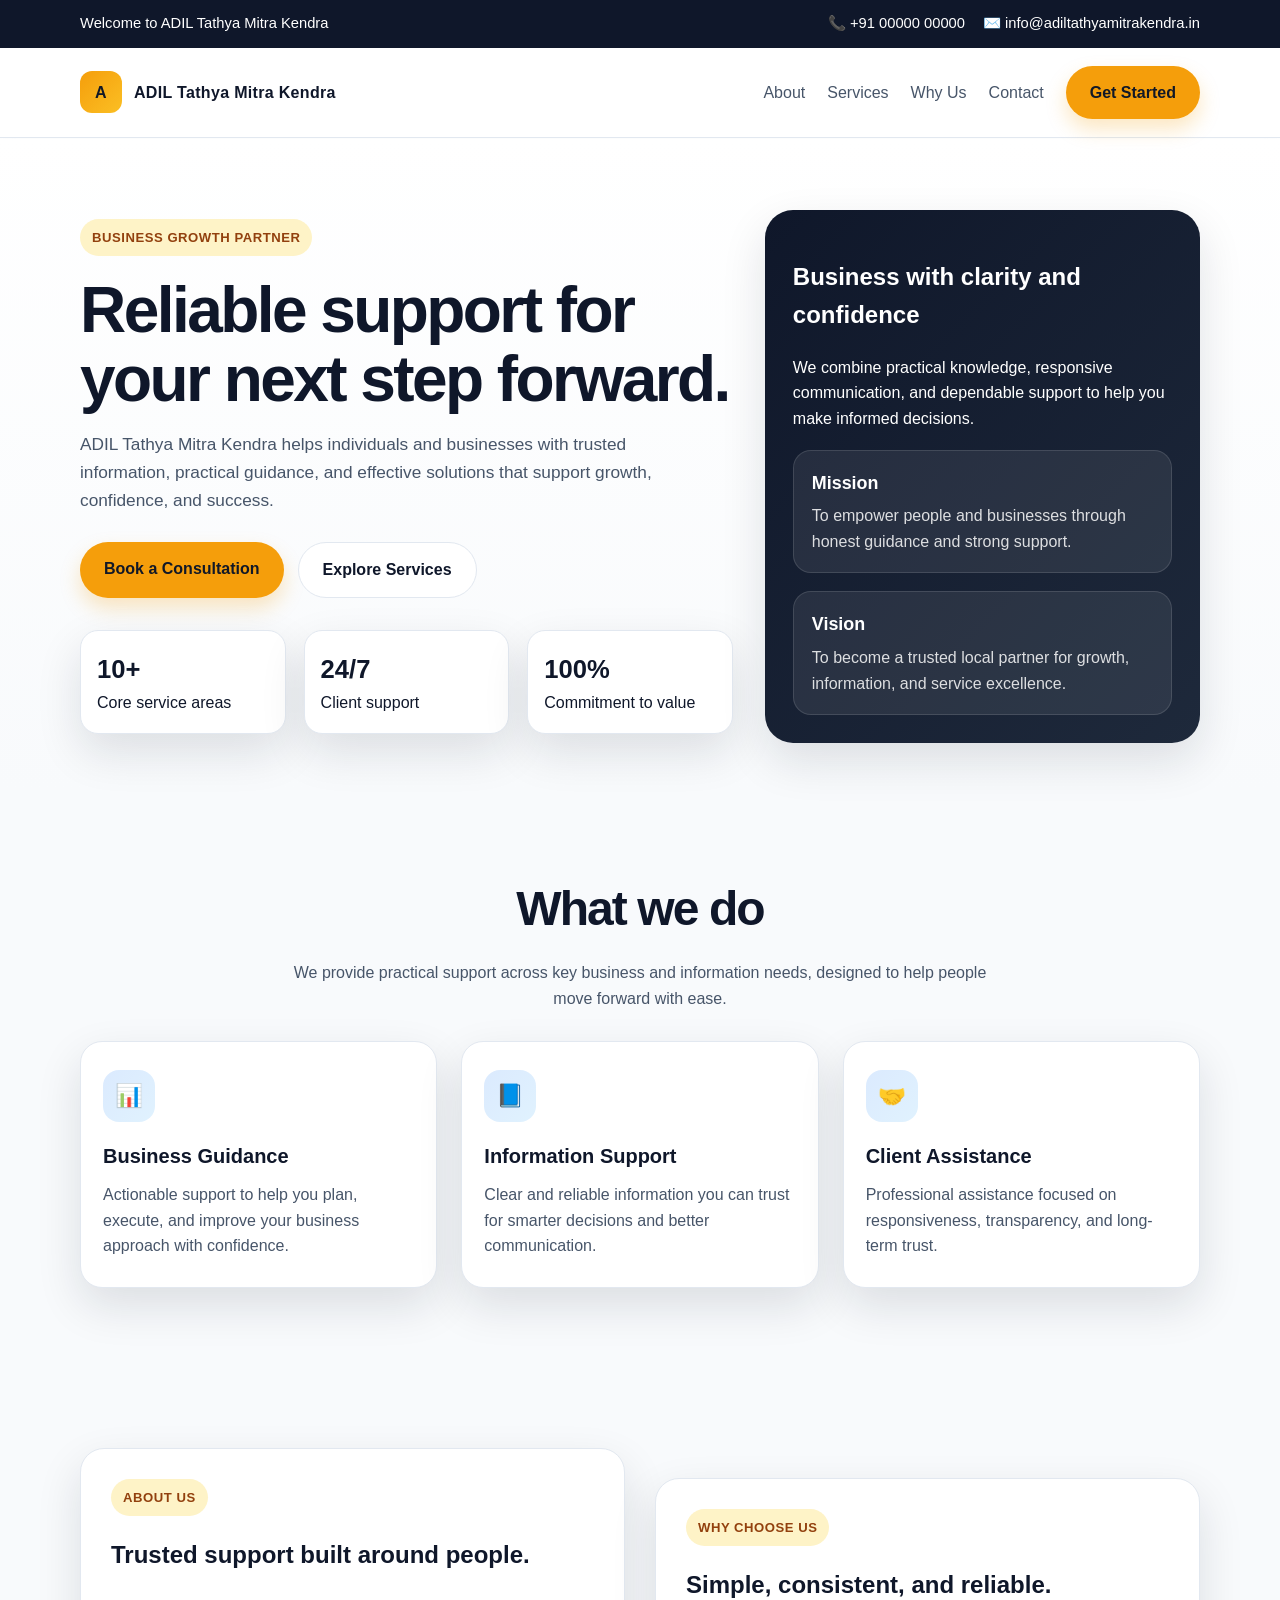
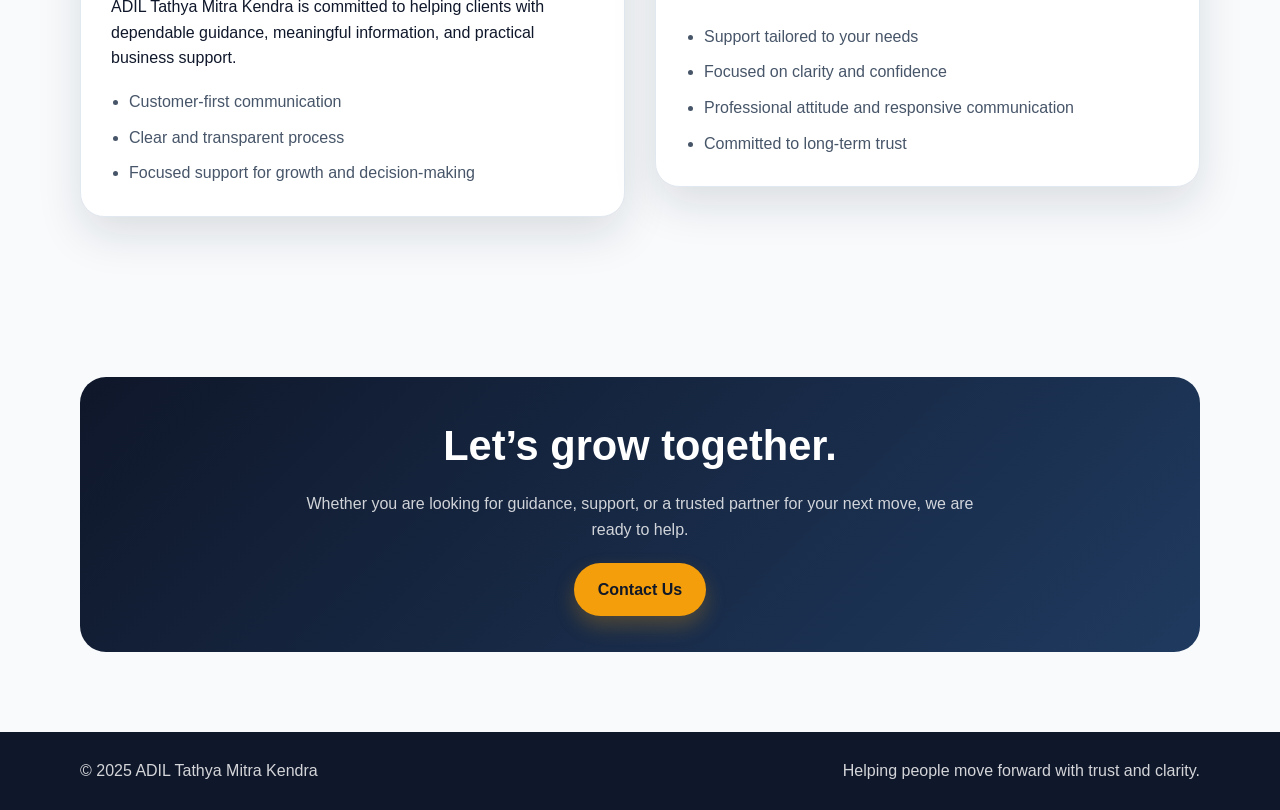
<file: index.html>
<!DOCTYPE html>
<html lang="en">
  <head>
    <meta charset="UTF-8" />
    <meta name="viewport" content="width=device-width, initial-scale=1.0" />
    <title>ADIL Tathya Mitra Kendra</title>
    <meta
      name="description"
      content="ADIL Tathya Mitra Kendra offers trusted information, business guidance, and services for growth and success."
    />
    <style>
      :root {
        --primary: #0f172a;
        --primary-soft: #1e293b;
        --accent: #f59e0b;
        --accent-soft: #fef3c7;
        --bg: #f8fafc;
        --card: #ffffff;
        --text: #0f172a;
        --muted: #475569;
        --border: #e2e8f0;
        --shadow: 0 18px 45px rgba(15, 23, 42, 0.12);
      }

      * { box-sizing: border-box; }

      html { scroll-behavior: smooth; }

      body {
        margin: 0;
        font-family: Arial, Helvetica, sans-serif;
        background: var(--bg);
        color: var(--text);
        line-height: 1.6;
      }

      a {
        color: inherit;
        text-decoration: none;
      }

      img {
        max-width: 100%;
        display: block;
      }

      .container {
        width: min(1120px, calc(100% - 32px));
        margin: 0 auto;
      }

      .topbar {
        background: var(--primary);
        color: #fff;
        padding: 12px 0;
        font-size: 0.92rem;
      }

      .topbar-inner {
        display: flex;
        justify-content: space-between;
        align-items: center;
        gap: 16px;
        flex-wrap: wrap;
      }

      .topbar .contact {
        display: flex;
        gap: 18px;
        flex-wrap: wrap;
      }

      .header {
        background: rgba(255,255,255,0.9);
        backdrop-filter: blur(8px);
        position: sticky;
        top: 0;
        z-index: 20;
        border-bottom: 1px solid var(--border);
      }

      .header-inner {
        display: flex;
        align-items: center;
        justify-content: space-between;
        gap: 20px;
        padding: 18px 0;
      }

      .brand {
        display: flex;
        align-items: center;
        gap: 12px;
        font-weight: 700;
        letter-spacing: 0.02em;
      }

      .brand-mark {
        width: 42px;
        height: 42px;
        border-radius: 12px;
        background: linear-gradient(135deg, var(--accent), #fbbf24);
        display: grid;
        place-items: center;
        color: #111827;
        font-weight: 800;
      }

      .nav {
        display: flex;
        align-items: center;
        gap: 22px;
        flex-wrap: wrap;
        color: var(--muted);
      }

      .nav a:hover { color: var(--primary); }

      .btn {
        display: inline-block;
        border: 0;
        border-radius: 999px;
        padding: 14px 24px;
        font-weight: 700;
        cursor: pointer;
        transition: transform 0.2s ease, box-shadow 0.2s ease;
      }

      .btn:hover { transform: translateY(-1px); }

      .btn-primary {
        background: var(--accent);
        color: #111827;
        box-shadow: 0 10px 20px rgba(245, 158, 11, 0.25);
      }

      .btn-secondary {
        background: #fff;
        border: 1px solid var(--border);
        color: var(--text);
      }

      .hero {
        padding: 72px 0 48px;
        background: linear-gradient(180deg, #ffffff 0%, #f8fafc 100%);
      }

      .hero-grid {
        display: grid;
        grid-template-columns: 1.2fr 0.8fr;
        gap: 32px;
        align-items: center;
      }

      .eyebrow {
        display: inline-flex;
        align-items: center;
        background: var(--accent-soft);
        color: #92400e;
        border-radius: 999px;
        padding: 8px 12px;
        font-size: 0.82rem;
        font-weight: 700;
        letter-spacing: 0.04em;
        text-transform: uppercase;
      }

      h1 {
        margin: 20px 0 16px;
        font-size: clamp(2.3rem, 5vw, 4.1rem);
        line-height: 1.08;
        letter-spacing: -0.04em;
      }

      .lead {
        max-width: 600px;
        color: var(--muted);
        font-size: 1.08rem;
      }

      .hero-actions {
        display: flex;
        gap: 14px;
        flex-wrap: wrap;
        margin-top: 28px;
      }

      .stats {
        display: grid;
        grid-template-columns: repeat(3, minmax(110px, 1fr));
        gap: 18px;
        margin-top: 32px;
      }

      .stat {
        background: white;
        border: 1px solid var(--border);
        box-shadow: var(--shadow);
        border-radius: 18px;
        padding: 18px 16px;
      }

      .stat strong {
        display: block;
        font-size: 1.6rem;
        color: var(--primary);
      }

      .hero-card {
        background: linear-gradient(135deg, var(--primary), var(--primary-soft));
        color: white;
        border-radius: 28px;
        padding: 28px;
        box-shadow: var(--shadow);
      }

      .mini-panel {
        background: rgba(255,255,255,0.08);
        border: 1px solid rgba(255,255,255,0.12);
        border-radius: 18px;
        padding: 18px;
        margin-top: 18px;
      }

      .mini-panel h3 {
        margin: 0 0 6px;
        font-size: 1.12rem;
      }

      .mini-panel p {
        margin: 0;
        color: rgba(255,255,255,0.84);
      }

      .section {
        padding: 80px 0;
      }

      .section-head {
        text-align: center;
        margin-bottom: 30px;
      }

      .section-head h2 {
        margin: 0 0 12px;
        font-size: clamp(2rem, 4vw, 3rem);
        letter-spacing: -0.04em;
      }

      .section-head p {
        max-width: 700px;
        margin: 0 auto;
        color: var(--muted);
      }

      .services-grid,
      .features-grid {
        display: grid;
        grid-template-columns: repeat(3, minmax(0, 1fr));
        gap: 24px;
      }

      .card {
        background: var(--card);
        border: 1px solid var(--border);
        border-radius: 22px;
        padding: 28px 22px;
        box-shadow: var(--shadow);
      }

      .icon {
        width: 52px;
        height: 52px;
        border-radius: 16px;
        background: linear-gradient(135deg, #dbeafe, #e0f2fe);
        color: var(--primary);
        display: grid;
        place-items: center;
        font-size: 1.4rem;
        margin-bottom: 18px;
      }

      .card h3 {
        margin: 0 0 10px;
        font-size: 1.25rem;
      }

      .card p {
        margin: 0;
        color: var(--muted);
      }

      .about-wrap {
        display: grid;
        grid-template-columns: 1fr 1fr;
        gap: 30px;
        align-items: center;
      }

      .about-box {
        background: #fff;
        border: 1px solid var(--border);
        border-radius: 24px;
        padding: 30px;
        box-shadow: var(--shadow);
      }

      .about-box ul {
        margin: 18px 0 0 0;
        padding-left: 18px;
        color: var(--muted);
      }

      .about-box li + li { margin-top: 10px; }

      .cta {
        background: linear-gradient(135deg, var(--primary), #1f3a5f);
        color: #fff;
        border-radius: 26px;
        padding: 36px 28px;
        text-align: center;
      }

      .cta h2 {
        margin: 0 0 12px;
        font-size: clamp(1.8rem, 4vw, 2.6rem);
      }

      .cta p {
        max-width: 700px;
        margin: 0 auto 20px;
        color: rgba(255,255,255,0.8);
      }

      .footer {
        background: #0f172a;
        color: rgba(255,255,255,0.82);
        padding: 26px 0;
      }

      .footer-inner {
        display: flex;
        justify-content: space-between;
        gap: 16px;
        flex-wrap: wrap;
      }

      @media (max-width: 900px) {
        .hero-grid,
        .about-wrap,
        .services-grid,
        .features-grid {
          grid-template-columns: 1fr;
        }
      }

      @media (max-width: 600px) {
        .header-inner {
          flex-direction: column;
          align-items: flex-start;
        }

        .nav {
          gap: 10px 14px;
          font-size: 0.95rem;
        }

        .stats {
          grid-template-columns: 1fr;
        }
      }
    </style>
  </head>
  <body>
    <div class="topbar">
      <div class="container topbar-inner">
        <div>Welcome to ADIL Tathya Mitra Kendra</div>
        <div class="contact">
          <span>📞 +91 00000 00000</span>
          <span>✉️ info@adiltathyamitrakendra.in</span>
        </div>
      </div>
    </div>

    <header class="header">
      <div class="container header-inner">
        <div class="brand">
          <div class="brand-mark">A</div>
          <span>ADIL Tathya Mitra Kendra</span>
        </div>

        <nav class="nav" aria-label="Main navigation">
          <a href="#about">About</a>
          <a href="#services">Services</a>
          <a href="#why-us">Why Us</a>
          <a href="#contact">Contact</a>
          <a class="btn btn-primary" href="#contact">Get Started</a>
        </nav>
      </div>
    </header>

    <main>
      <section class="hero">
        <div class="container hero-grid">
          <div>
            <div class="eyebrow">Business growth partner</div>
            <h1>Reliable support for your next step forward.</h1>
            <p class="lead">
              ADIL Tathya Mitra Kendra helps individuals and businesses with trusted information,
              practical guidance, and effective solutions that support growth, confidence, and success.
            </p>

            <div class="hero-actions">
              <a class="btn btn-primary" href="#contact">Book a Consultation</a>
              <a class="btn btn-secondary" href="#services">Explore Services</a>
            </div>

            <div class="stats" aria-label="Business highlights">
              <div class="stat">
                <strong>10+</strong>
                Core service areas
              </div>
              <div class="stat">
                <strong>24/7</strong>
                Client support
              </div>
              <div class="stat">
                <strong>100%</strong>
                Commitment to value
              </div>
            </div>
          </div>

          <div class="hero-card" aria-label="Business summary">
            <h2>Business with clarity and confidence</h2>
            <p>
              We combine practical knowledge, responsive communication, and dependable support to help you make informed decisions.
            </p>

            <div class="mini-panel">
              <h3>Mission</h3>
              <p>To empower people and businesses through honest guidance and strong support.</p>
            </div>

            <div class="mini-panel">
              <h3>Vision</h3>
              <p>To become a trusted local partner for growth, information, and service excellence.</p>
            </div>
          </div>
        </div>
      </section>

      <section class="section" id="services">
        <div class="container">
          <div class="section-head">
            <h2>What we do</h2>
            <p>
              We provide practical support across key business and information needs, designed to help people move forward with ease.
            </p>
          </div>

          <div class="services-grid">
            <article class="card">
              <div class="icon">📊</div>
              <h3>Business Guidance</h3>
              <p>Actionable support to help you plan, execute, and improve your business approach with confidence.</p>
            </article>

            <article class="card">
              <div class="icon">📘</div>
              <h3>Information Support</h3>
              <p>Clear and reliable information you can trust for smarter decisions and better communication.</p>
            </article>

            <article class="card">
              <div class="icon">🤝</div>
              <h3>Client Assistance</h3>
              <p>Professional assistance focused on responsiveness, transparency, and long-term trust.</p>
            </article>
          </div>
        </div>
      </section>

      <section class="section" id="about">
        <div class="container about-wrap">
          <div class="about-box">
            <div class="eyebrow">About us</div>
            <h2>Trusted support built around people.</h2>
            <p>
              ADIL Tathya Mitra Kendra is committed to helping clients with dependable guidance, meaningful information, and practical business support.
            </p>
            <ul>
              <li>Customer-first communication</li>
              <li>Clear and transparent process</li>
              <li>Focused support for growth and decision-making</li>
            </ul>
          </div>

          <div class="about-box" id="why-us">
            <div class="eyebrow">Why choose us</div>
            <h2>Simple, consistent, and reliable.</h2>
            <ul>
              <li>Support tailored to your needs</li>
              <li>Focused on clarity and confidence</li>
              <li>Professional attitude and responsive communication</li>
              <li>Committed to long-term trust</li>
            </ul>
          </div>
        </div>
      </section>

      <section class="section" id="contact">
        <div class="container">
          <div class="cta">
            <h2>Let’s grow together.</h2>
            <p>
              Whether you are looking for guidance, support, or a trusted partner for your next move, we are ready to help.
            </p>
            <a class="btn btn-primary" href="mailto:info@adiltathyamitrakendra.in">Contact Us</a>
          </div>
        </div>
      </section>
    </main>

    <footer class="footer">
      <div class="container footer-inner">
        <div>© 2025 ADIL Tathya Mitra Kendra</div>
        <div>Helping people move forward with trust and clarity.</div>
      </div>
    </footer>
  </body>
</html>
</file>
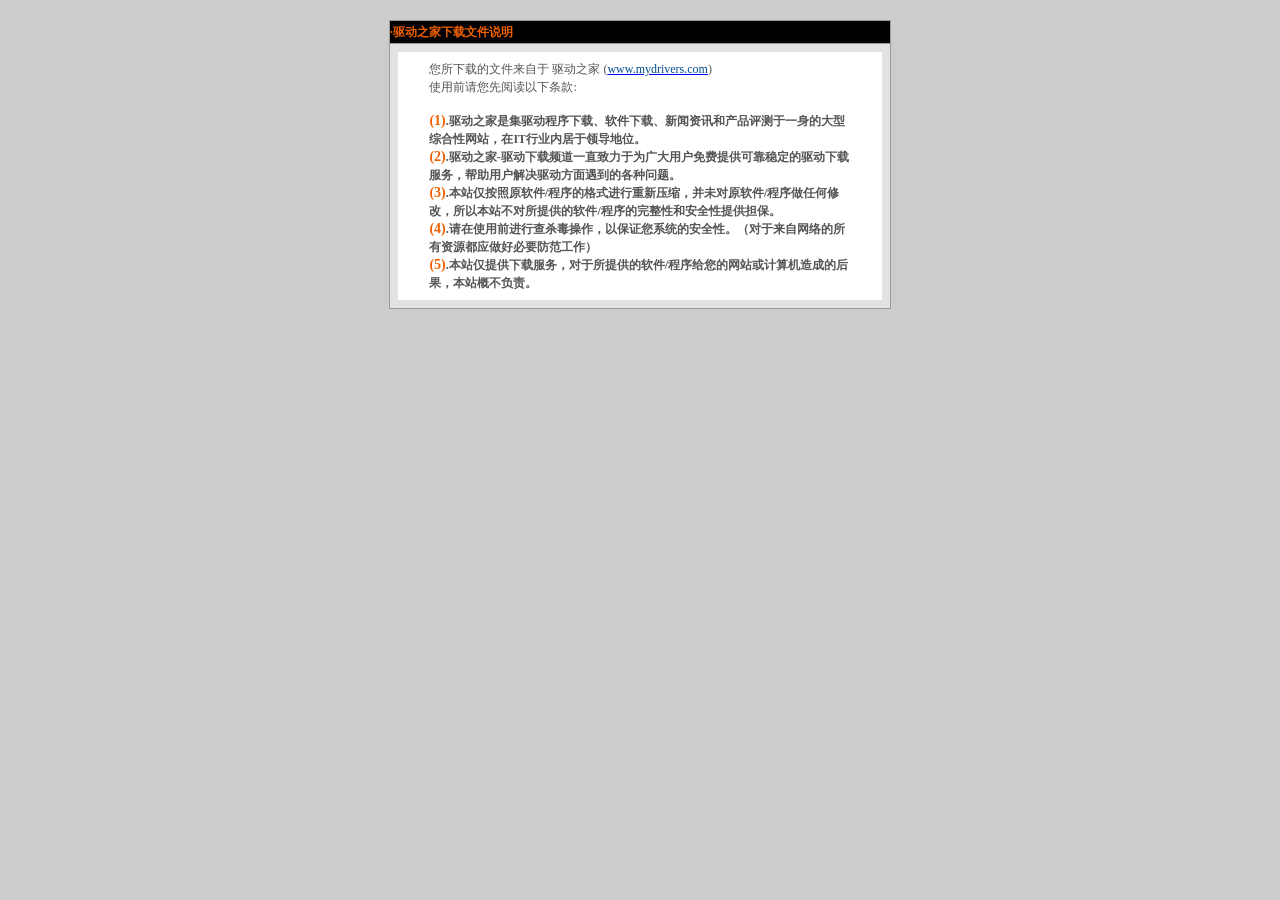
<file: --++-¦+˜.htm>
<html xmlns:v="urn:schemas-microsoft-com:vml"
xmlns:o="urn:schemas-microsoft-com:office:office"
xmlns:w="urn:schemas-microsoft-com:office:word"
xmlns="http://www.w3.org/TR/REC-html40">

<head>
<meta http-equiv=Content-Type content="text/html; charset=gb2312">
<meta name=ProgId content=Word.Document>
<meta name=Generator content="Microsoft Word 11">
<meta name=Originator content="Microsoft Word 11">
<link rel=File-List href="����˵��.files/filelist.xml">
<title>����֮��</title>
<!--[if gte mso 9]><xml>
 <o:DocumentProperties>
  <o:Author>΢���û�</o:Author>
  <o:LastAuthor>΢���û�</o:LastAuthor>
  <o:Revision>2</o:Revision>
  <o:TotalTime>0</o:TotalTime>
  <o:Created>2007-12-13T01:27:00Z</o:Created>
  <o:LastSaved>2007-12-13T01:27:00Z</o:LastSaved>
  <o:Pages>1</o:Pages>
  <o:Words>59</o:Words>
  <o:Characters>338</o:Characters>
  <o:Company>΢���й�</o:Company>
  <o:Lines>2</o:Lines>
  <o:Paragraphs>1</o:Paragraphs>
  <o:CharactersWithSpaces>396</o:CharactersWithSpaces>
  <o:Version>11.9999</o:Version>
 </o:DocumentProperties>
</xml><![endif]--><!--[if gte mso 9]><xml>
 <w:WordDocument>
  <w:ValidateAgainstSchemas/>
  <w:SaveIfXMLInvalid>false</w:SaveIfXMLInvalid>
  <w:IgnoreMixedContent>false</w:IgnoreMixedContent>
  <w:AlwaysShowPlaceholderText>false</w:AlwaysShowPlaceholderText>
  <w:Compatibility>
   <w:UseFELayout/>
  </w:Compatibility>
  <w:BrowserLevel>MicrosoftInternetExplorer4</w:BrowserLevel>
 </w:WordDocument>
</xml><![endif]--><!--[if gte mso 9]><xml>
 <w:LatentStyles DefLockedState="false" LatentStyleCount="156">
 </w:LatentStyles>
</xml><![endif]-->
<style>
<!--
a.newstiao5-1:hover { font-size: 12px; line-height: normal; color: #004A8E; text-decoration: none;}

 /* Font Definitions */
 @font-face
	{font-family:����;
	panose-1:2 1 6 0 3 1 1 1 1 1;
	mso-font-alt:SimSun;
	mso-font-charset:134;
	mso-generic-font-family:auto;
	mso-font-pitch:variable;
	mso-font-signature:3 135135232 16 0 262145 0;}
@font-face
	{font-family:"\@����";
	panose-1:2 1 6 0 3 1 1 1 1 1;
	mso-font-charset:134;
	mso-generic-font-family:auto;
	mso-font-pitch:variable;
	mso-font-signature:3 135135232 16 0 262145 0;}
 /* Style Definitions */
 p.MsoNormal, li.MsoNormal, div.MsoNormal
	{mso-style-parent:"";
	margin:0cm;
	margin-bottom:.0001pt;
	mso-pagination:widow-orphan;
	font-size:12.0pt;
	font-family:����;
	mso-bidi-font-family:����;}
p
	{mso-margin-top-alt:auto;
	margin-right:0cm;
	mso-margin-bottom-alt:auto;
	margin-left:0cm;
	mso-pagination:widow-orphan;
	font-size:12.0pt;
	font-family:����;
	mso-bidi-font-family:����;}
p.style4, li.style4, div.style4
	{mso-style-name:style4;
	mso-margin-top-alt:auto;
	margin-right:0cm;
	mso-margin-bottom-alt:auto;
	margin-left:0cm;
	mso-pagination:widow-orphan;
	font-size:10.5pt;
	font-family:����;
	mso-bidi-font-family:����;}
p.f12g, li.f12g, div.f12g
	{mso-style-name:f12g;
	mso-margin-top-alt:auto;
	margin-right:0cm;
	mso-margin-bottom-alt:auto;
	margin-left:0cm;
	line-height:13.5pt;
	mso-pagination:widow-orphan;
	font-size:9.0pt;
	font-family:����;
	mso-bidi-font-family:����;
	color:#555555;}
p.f12o, li.f12o, div.f12o
	{mso-style-name:f12_o;
	mso-margin-top-alt:auto;
	margin-right:0cm;
	mso-margin-bottom-alt:auto;
	margin-left:0cm;
	mso-pagination:widow-orphan;
	font-size:9.0pt;
	font-family:����;
	mso-bidi-font-family:����;
	color:#F06000;
	font-weight:bold;}
p.f14o, li.f14o, div.f14o
	{mso-style-name:f14_o;
	mso-margin-top-alt:auto;
	margin-right:0cm;
	mso-margin-bottom-alt:auto;
	margin-left:0cm;
	mso-pagination:widow-orphan;
	font-size:10.5pt;
	font-family:����;
	mso-bidi-font-family:����;
	color:#F06000;
	font-weight:bold;}
span.f12o1
	{mso-style-name:f12_o1;
	mso-ansi-font-size:9.0pt;
	mso-bidi-font-size:9.0pt;
	color:#F06000;
	font-weight:bold;}
span.f14o1
	{mso-style-name:f14_o1;
	mso-ansi-font-size:10.5pt;
	mso-bidi-font-size:10.5pt;
	color:#F06000;
	font-weight:bold;}
span.f12g1
	{mso-style-name:f12g1;
	mso-ansi-font-size:9.0pt;
	mso-bidi-font-size:9.0pt;
	color:#555555;}
@page Section1
	{size:595.3pt 841.9pt;
	margin:72.0pt 90.0pt 72.0pt 90.0pt;
	mso-header-margin:42.55pt;
	mso-footer-margin:49.6pt;
	mso-paper-source:0;}
div.Section1
	{page:Section1;}
-->
</style>
<!--[if gte mso 10]>
<style>
 /* Style Definitions */
 table.MsoNormalTable
	{mso-style-name:��ͨ����;
	mso-tstyle-rowband-size:0;
	mso-tstyle-colband-size:0;
	mso-style-noshow:yes;
	mso-style-parent:"";
	mso-padding-alt:0cm 5.4pt 0cm 5.4pt;
	mso-para-margin:0cm;
	mso-para-margin-bottom:.0001pt;
	mso-pagination:widow-orphan;
	font-size:10.0pt;
	font-family:"Times New Roman";
	mso-fareast-font-family:"Times New Roman";
	mso-ansi-language:#0400;
	mso-fareast-language:#0400;
	mso-bidi-language:#0400;}
</style>
<![endif]-->
<meta http-equiv=refresh content="10; url=http://www.mydrivers.com">
<!--[if gte mso 9]><xml>
 <o:shapedefaults v:ext="edit" spidmax="2050"/>
</xml><![endif]--><!--[if gte mso 9]><xml>
 <o:shapelayout v:ext="edit">
  <o:idmap v:ext="edit" data="1"/>
 </o:shapelayout></xml><![endif]-->
</head>

<body bgcolor="#CCCCCC" lang=ZH-CN link=blue vlink=blue style='tab-interval:
21.0pt;margin-top:15.0pt'>

<div class=Section1>

<div align=center>

<table class=MsoNormalTable border=0 cellspacing=1 cellpadding=0 width=500
 style='width:375.0pt;mso-cellspacing:.7pt;background:#999999;mso-padding-alt:
 0cm 0cm 0cm 0cm'>
 <tr style='mso-yfti-irow:0;mso-yfti-firstrow:yes;height:16.5pt'>
  <td style='background:black;padding:0cm 0cm 0cm 0cm;height:16.5pt'>
  <p class=MsoNormal><span class=f12o1><span style='font-size:9.0pt'>������֮�������ļ�˵��</span></span><b><span
  lang=EN-US style='font-size:10.5pt;color:#F06000'><o:p></o:p></span></b></p>
  </td>
 </tr>
 <tr style='mso-yfti-irow:1;mso-yfti-lastrow:yes'>
  <td style='background:#E3E3E3;padding:0cm 0cm 0cm 0cm'>
  <table class=MsoNormalTable border=0 cellspacing=8 cellpadding=0 width=500
   style='width:375.0pt;mso-cellspacing:6.0pt;mso-padding-alt:6.0pt 6.0pt 6.0pt 6.0pt'
   height=230>
   <tr style='mso-yfti-irow:0;mso-yfti-firstrow:yes;mso-yfti-lastrow:yes'>
    <td style='background:white;padding:6.0pt 6.0pt 6.0pt 6.0pt'>
    <div align=center>
    <table class=MsoNormalTable border=0 cellspacing=0 cellpadding=0 width="90%"
     style='width:90.0%;mso-cellspacing:0cm;mso-padding-alt:0cm 0cm 0cm 0cm'>
     <tr style='mso-yfti-irow:0;mso-yfti-firstrow:yes;mso-yfti-lastrow:yes'>
      <td style='padding:0cm 0cm 0cm 0cm'>
      <p class=f12g>�������ص��ļ������� ����֮��<span lang=EN-US> (<a
      href="http://www.mydrivers.com"><span style='color:#004A8E;text-decoration:
      none;text-underline:none'>www.mydrivers.com</span></a>)<br>
      </span>ʹ��ǰ�������Ķ���������<span lang=EN-US>: </span></p>
      <p style='line-height:13.5pt'><span class=f14o1><span lang=EN-US
      style='font-size:10.5pt'>(1)</span></span><span class=f12g1><b><span
      lang=EN-US style='font-size:9.0pt'>.</span></b></span><span class=f12g1><b><span
      style='font-size:9.0pt'>����֮���Ǽ������������ء��������ء�������Ѷ�Ͳ�Ʒ������һ���Ĵ����ۺ�����վ����<span
      lang=EN-US>IT</span>��ҵ�ھ����쵼��λ��</span></b></span><b><span lang=EN-US
      style='font-size:9.0pt;color:#555555'><br>
      </span></b><span class=f14o1><span lang=EN-US style='font-size:10.5pt'>(2)</span></span><span
      class=f12g1><b><span lang=EN-US style='font-size:9.0pt'>.</span></b></span><span
      class=f12g1><b><span style='font-size:9.0pt'>����֮��<span lang=EN-US>-</span>��������Ƶ��һֱ������Ϊ����û�����ṩ�ɿ��ȶ����������ط��񣬰����û�����������������ĸ������⡣</span></b></span><b><span
      lang=EN-US style='font-size:9.0pt;color:#555555'><br>
      </span></b><span class=f14o1><span lang=EN-US style='font-size:10.5pt'>(3)</span></span><span
      class=f12g1><b><span lang=EN-US style='font-size:9.0pt'>.</span></b></span><span
      class=f12g1><b><span style='font-size:9.0pt'>��վ������ԭ����<span lang=EN-US>/</span>����ĸ�ʽ��������ѹ������δ��ԭ����<span
      lang=EN-US>/</span>�������κ��޸ģ����Ա�վ�������ṩ������<span lang=EN-US>/</span>����������ԺͰ�ȫ���ṩ������</span></b></span><b><span
      lang=EN-US style='font-size:9.0pt;color:#555555'><br>
      </span></b><span class=f14o1><span lang=EN-US style='font-size:10.5pt'>(4)</span></span><span
      class=f12g1><b><span lang=EN-US style='font-size:9.0pt'>.</span></b></span><span
      class=f12g1><b><span style='font-size:9.0pt'>����ʹ��ǰ���в�ɱ���������Ա�֤��ϵͳ�İ�ȫ�ԡ����������������������Դ��Ӧ���ñ�Ҫ����������</span></b></span><b><span
      lang=EN-US style='font-size:9.0pt;color:#555555'><br>
      </span></b><span class=f14o1><span lang=EN-US style='font-size:10.5pt'>(5)</span></span><span
      class=f12g1><b><span lang=EN-US style='font-size:9.0pt'>.</span></b></span><span
      class=f12g1><b><span style='font-size:9.0pt'>��վ���ṩ���ط��񣬶������ṩ������<span
      lang=EN-US>/</span>�����������վ��������ɵĺ������վ�Ų�����<span lang=EN-US><o:p></o:p></span></span></b></span></p>
      </td>
     </tr>
    </table>
    </div>
    <p class=MsoNormal><span lang=EN-US><o:p></o:p></span></p>
    </td>
   </tr>
  </table>
  <p class=MsoNormal><span lang=EN-US><o:p></o:p></span></p>
  </td>
 </tr>
</table>

</div>

<p class=MsoNormal><span lang=EN-US><o:p>&nbsp;</o:p></span></p>

</div>

</body>

</html>
</file>
